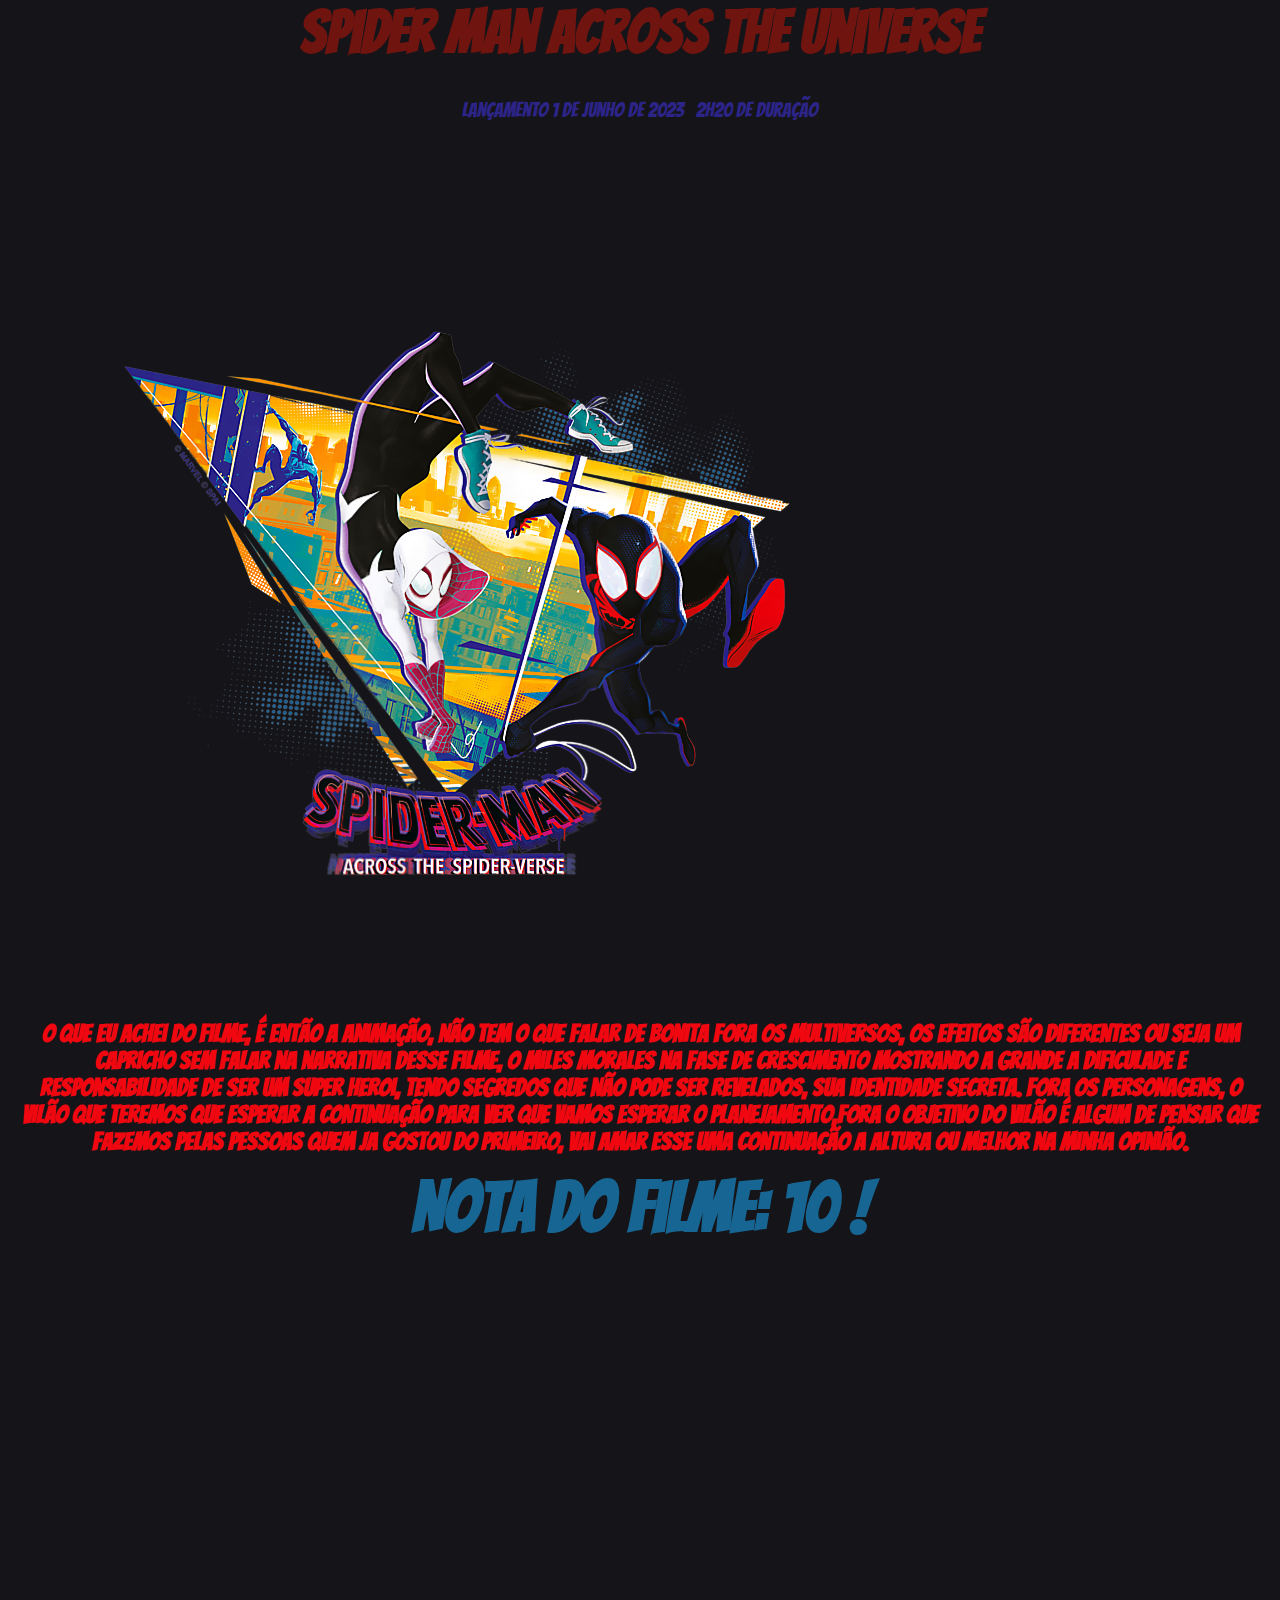
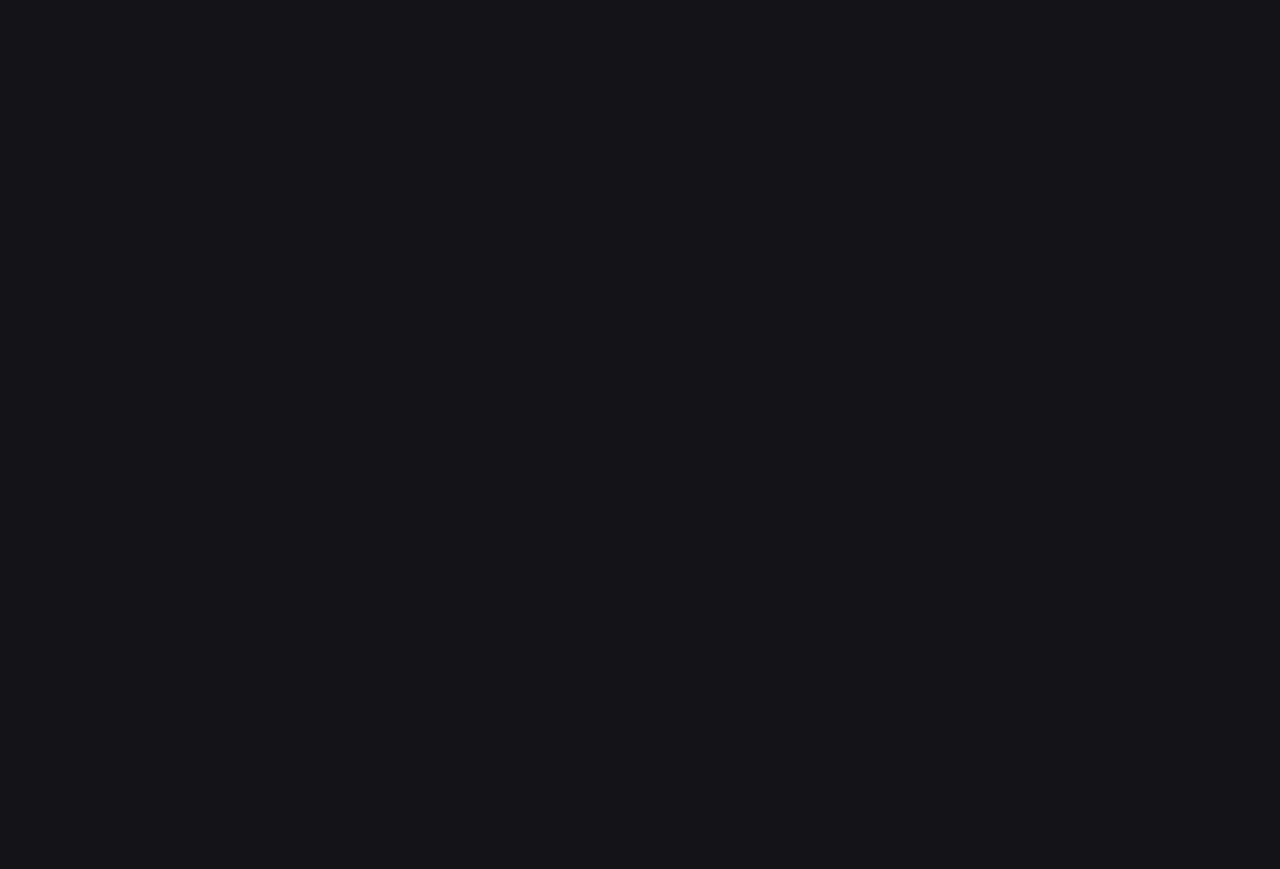
<file: DEVCLUB/Projetos/Projetos Raposa/index.html>
<!DOCTYPE html>
<html lang="pt-br">
<head>
    <meta charset="UTF-8">
    <meta name="viewport" content="width=device-width, initial-scale=1.0">
    <link rel="stylesheet" href="./spider-man.css">
   
    <title>Spider Man-Across the Universe</title>
    </head>
    <body>
        
            <h1 class= "name"> Spider Man Across the Universe</h1>
            <ul>
                <a>Lançamento 1 de Junho de 2023</a>
               

                <a>2h20 de Duração</a>
            </ul>
          
   
        <img class="img" src="./miles morales.png" alt="miles morales" class="img"
        
        <section class="box-2">
       <h2 class="h2">
<p>O que eu achei do Filme, é então a animação, não tem o que falar de bonita fora os multiversos, os efeitos são diferentes ou seja um capricho
    Sem falar na narrativa desse filme, o Miles Morales na fase de crescimento mostrando a grande a dificulade e responsabilidade de ser um super heroi, tendo segredos que não pode ser revelados, sua identidade secreta.
    Fora os personagens, o vilão que teremos que esperar a continuação para ver que vamos esperar o planejamento,fora o objetivo do vilão é algum de pensar que fazemos pelas pessoas
    Quem ja gostou do primeiro, vai amar esse uma continuação a altura ou melhor na minha opinião.

</p>
<h3>Nota do Filme: 10 !</h3>
    <iframe width="1080" height="720" src="https://www.youtube.com/embed/LZBlXkDvhh4" title="YouTube video player" frameborder="0" allow="accelerometer; autoplay; clipboard-write; encrypted-media; gyroscope; picture-in-picture; web-share" allowfullscreen class="video">
      
        </section>
        
    
    </body>
    </html>
</file>
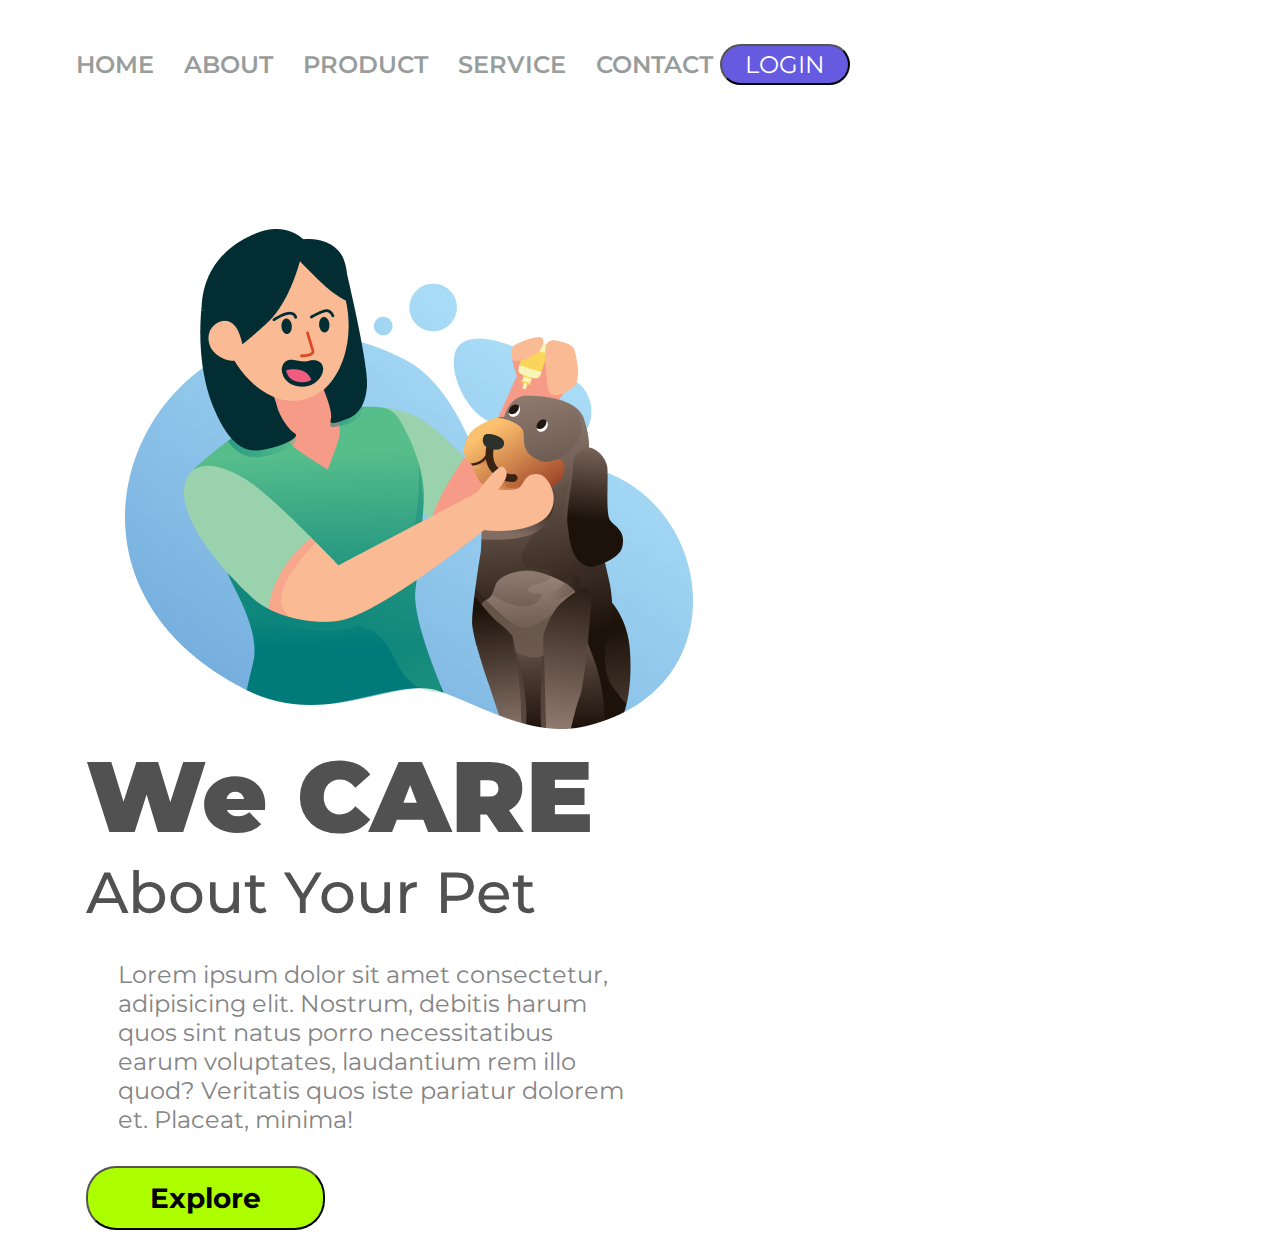
<file: DEVCLUB/Projetos/assets/Projeto1.html>
<!DOCTYPE html>
<html lang="pt-br">
<head>
    <meta charset="UTF-8">
    <meta http-equiv="X-UA-Compatible" content="IE=edge">
    <meta name="viewport" content="width=device-width, initial-scale=1.0">
   <link rel="stylesheet" href="./cssprojeto1.css"
    <link rel="preconnect" href="https://fonts.googleapis.com">
<link rel="preconnect" href="https://fonts.gstatic.com" crossorigin>
<link href="https://fonts.googleapis.com/css2?family=Montserrat:ital,wght@0,700;1,400;1,500;1,600;1,700&family=Roboto:ital,wght@1,700&display=swap" rel="stylesheet">
    <title> WE CARE</title>
</head>
<body>
<header>
    <a class="link-header">HOME
    <a class="link-header">ABOUT
    <a class="link-header">PRODUCT
    <a class="link-header">SERVICE
    <a class="link-header">CONTACT
    <button class="button-header">LOGIN</button>
</header>
<main>
<img src="./Illustration 2.png" alt="Illustration 2" class="img-logo" >
<section>
<h1>We CARE</h1>

<h2>About Your Pet</h2>
<p>Lorem ipsum dolor sit amet consectetur, adipisicing elit. Nostrum, debitis harum quos sint natus porro necessitatibus earum voluptates, laudantium rem illo quod? Veritatis quos iste pariatur dolorem et. Placeat, minima!</p>
<button class='button-main'>Explore</button>
</section>
</main>
</body>
</html>
</file>
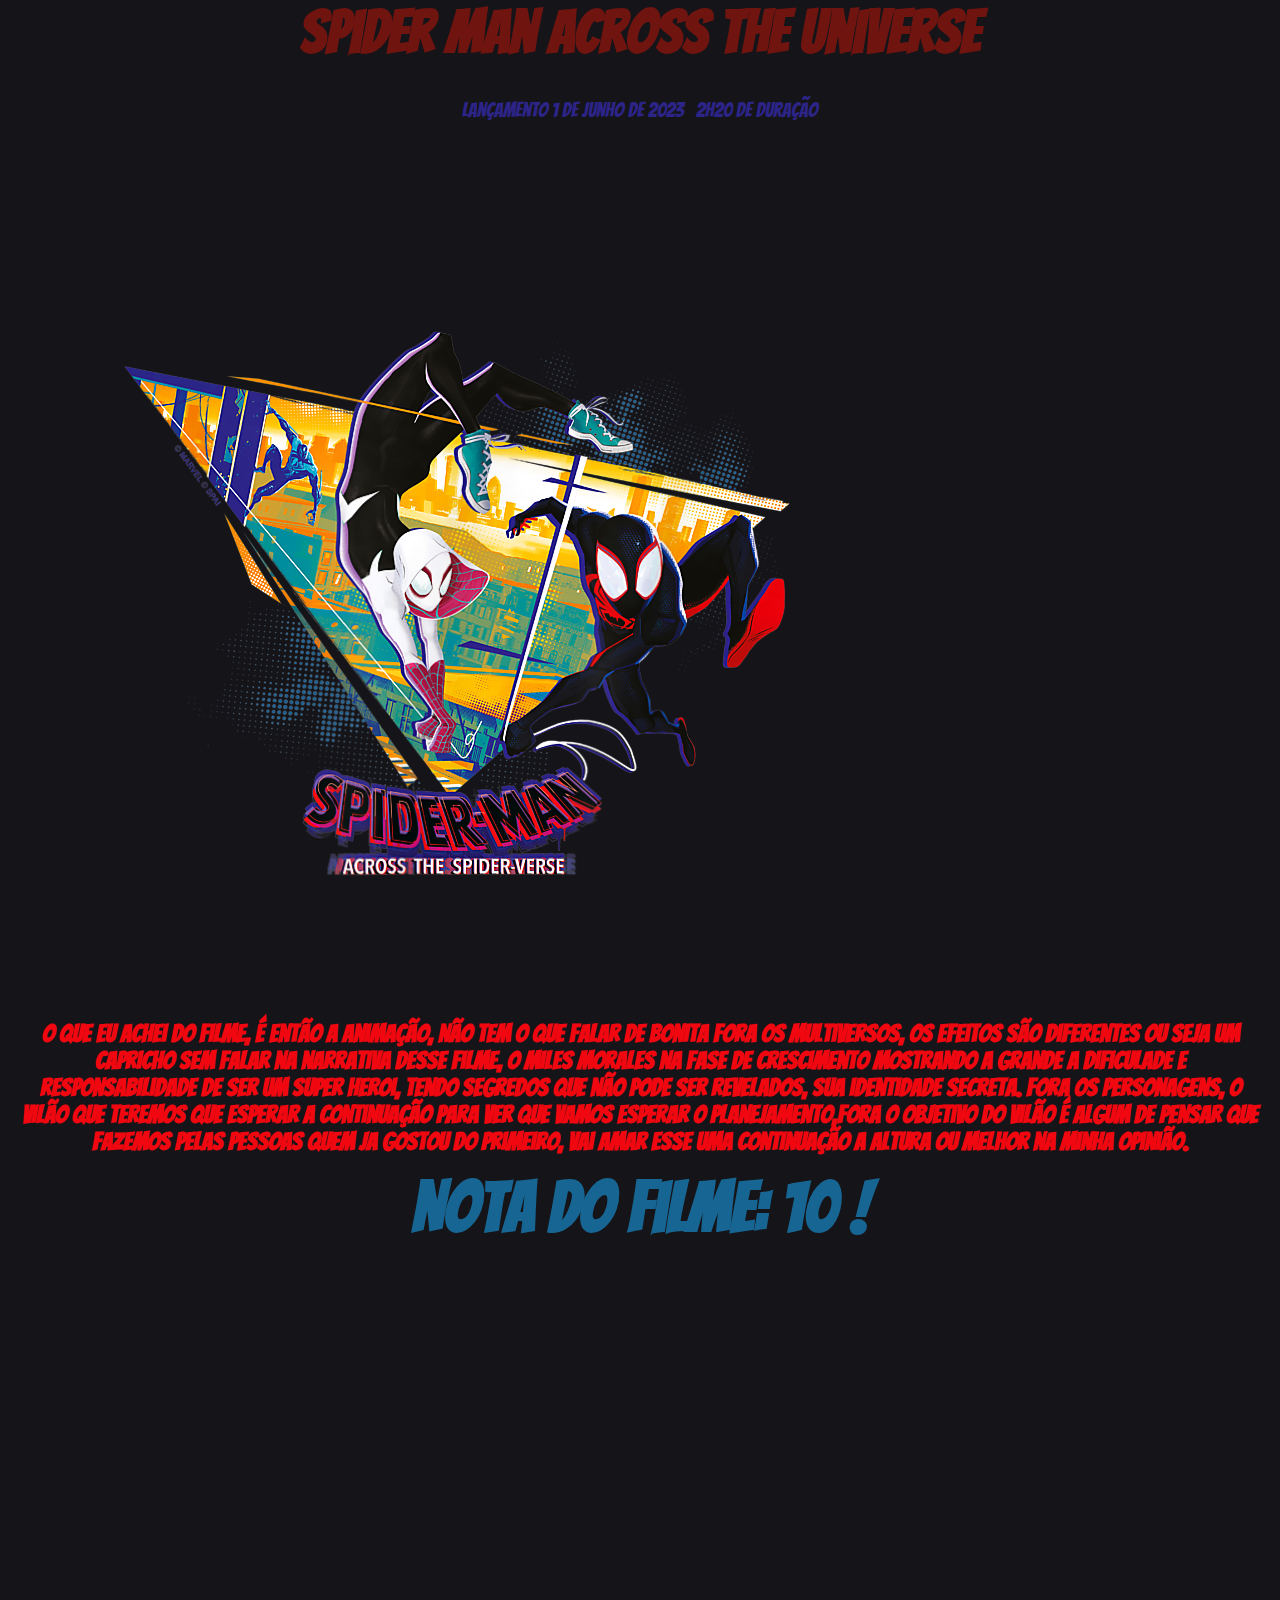
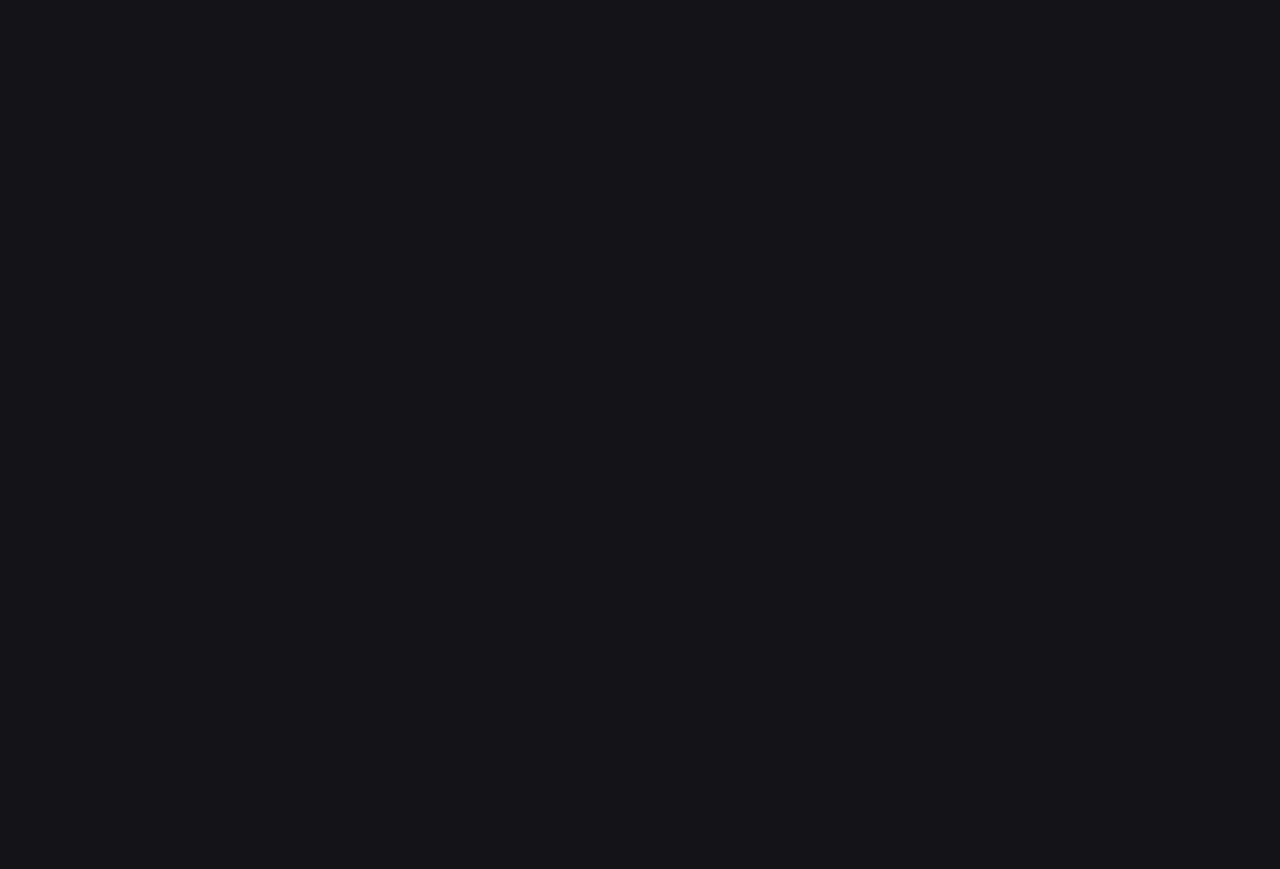
<file: DEVCLUB/Projetos/Projetos Raposa/spider-man.html>
<!DOCTYPE html>
<html lang="pt-br">
<head>
    <meta charset="UTF-8">
    <meta name="viewport" content="width=device-width, initial-scale=1.0">
    <link rel="stylesheet" href="./spider-man.css">
   
    <title>Spider Man-Across the Universe</title>
    </head>
    <body>
        
            <h1 class= "name"> Spider Man Across the Universe</h1>
            <ul>
                <a>Lançamento 1 de Junho de 2023</a>
               

                <a>2h20 de Duração</a>
            </ul>
          
   
        <img class="img" src="./miles morales.png" alt="miles morales" class="img"
        
        <section class="box-2">
       <h2 class="h2">
<p>O que eu achei do Filme, é então a animação, não tem o que falar de bonita fora os multiversos, os efeitos são diferentes ou seja um capricho
    Sem falar na narrativa desse filme, o Miles Morales na fase de crescimento mostrando a grande a dificulade e responsabilidade de ser um super heroi, tendo segredos que não pode ser revelados, sua identidade secreta.
    Fora os personagens, o vilão que teremos que esperar a continuação para ver que vamos esperar o planejamento,fora o objetivo do vilão é algum de pensar que fazemos pelas pessoas
    Quem ja gostou do primeiro, vai amar esse uma continuação a altura ou melhor na minha opinião.

</p>
<h3>Nota do Filme: 10 !</h3>
    <iframe width="1080" height="720" src="https://www.youtube.com/embed/LZBlXkDvhh4" title="YouTube video player" frameborder="0" allow="accelerometer; autoplay; clipboard-write; encrypted-media; gyroscope; picture-in-picture; web-share" allowfullscreen class="video">
      
        </section>
        
    
    </body>
    </html>
</file>
<file: DEVCLUB/Projetos/Projetos Raposa/spider-man.css>
@import url('https://fonts.googleapis.com/css2?family=Bangers&display=swap');

*{
    font-family: 'Bangers', cursive;
    margin: 0px;
    padding:0px;
    font-size:20px;
    background-color:rgb(21,20,24)




}


.img{
    margin:203px 123px 123px 123px;
    display:inline-block;




}

.name{
text-align: center;
color:rgb(112,20,16) ;
text-shadow: 20px;
font-size: 60px;
}



.box-2{
display: inline-block;
margin-left:69px;


}

.video{
display: inline-block;
margin: 250px 250px 250px


}
.h2{
    text-align: center;
    color:#f1070f;
    text-shadow: 20px;
    font-size:50px;
}

h3{
font-size:70px;
text-align: center;
margin:auto;
color:rgb(23,101,147)


}

p{
    text-align: center;
    color:#f1070f;
    text-shadow: 20px;
    font-size :25px;
    margin:15px 15px 15px 15px


}



ul{
      text-shadow: 20px;
    text-align: center;
    font-size: 60px;
    color:rgb(44,36,135)



}
</file>
